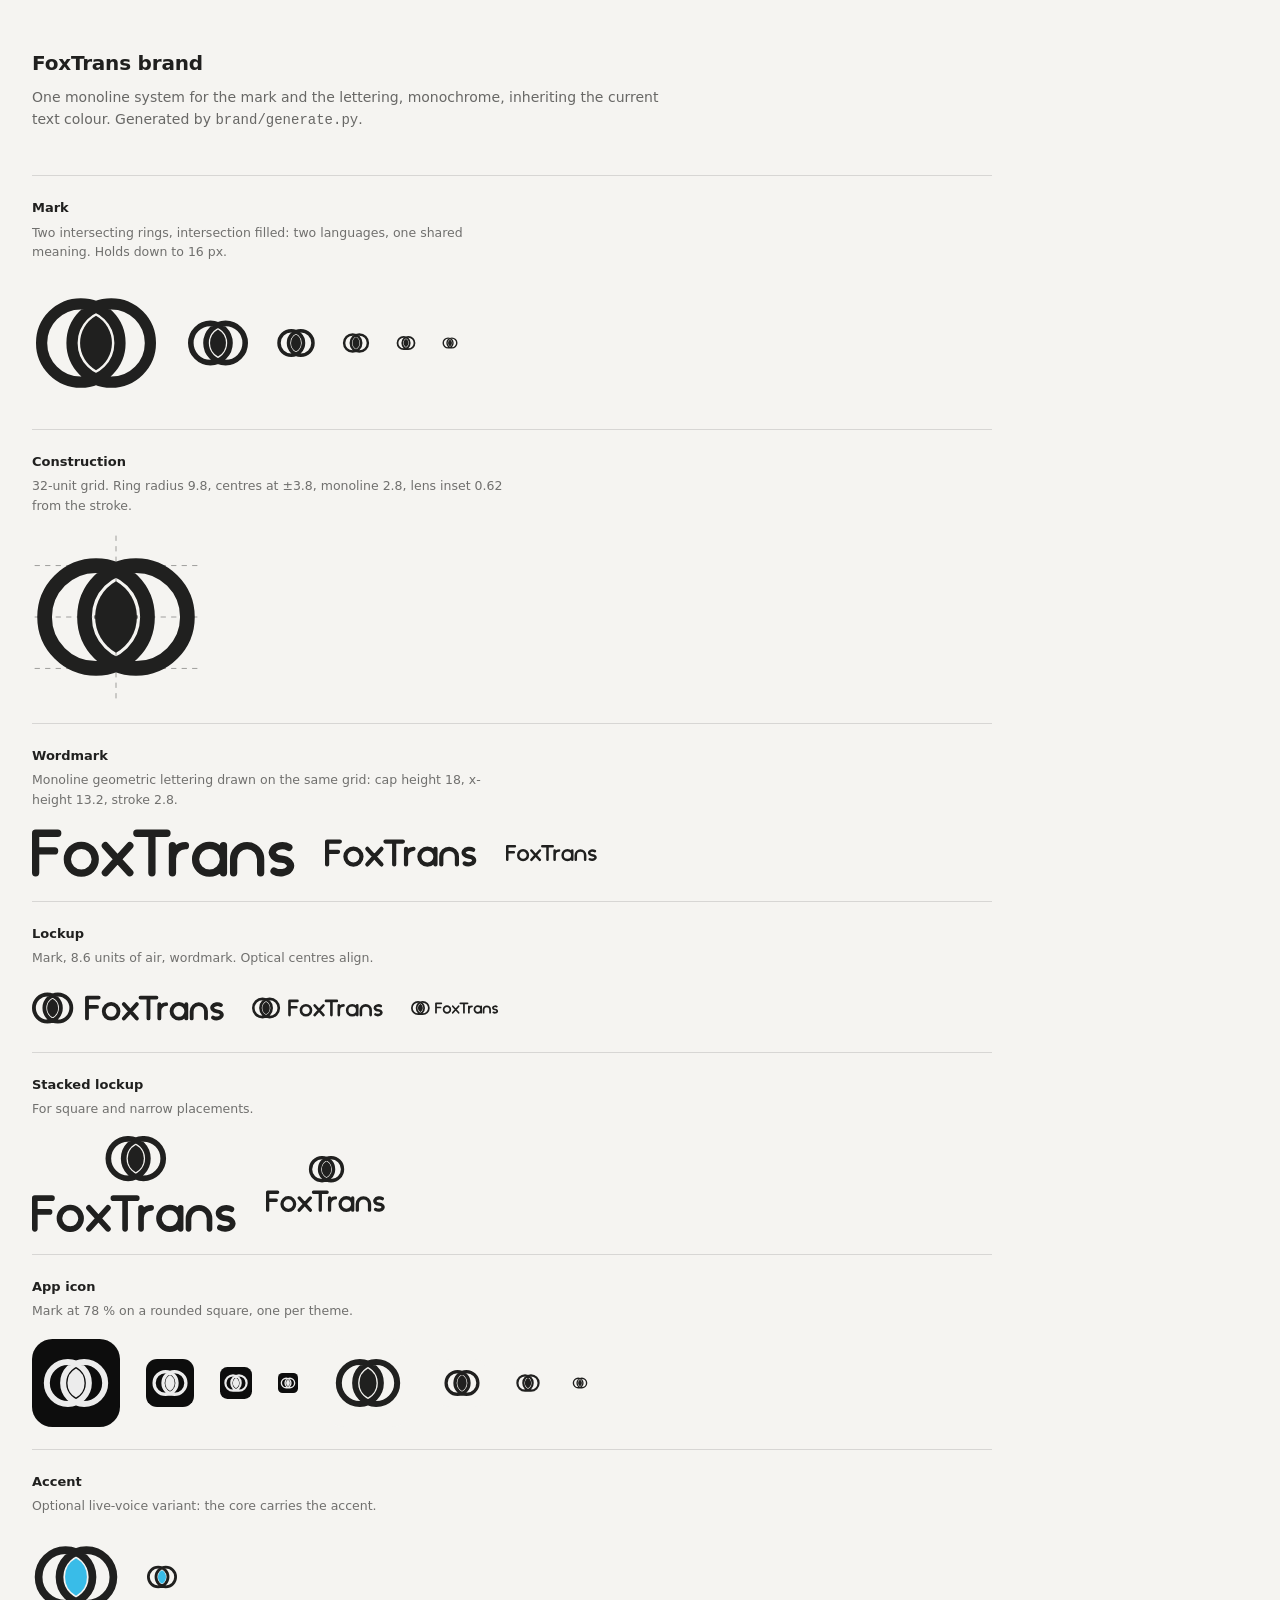
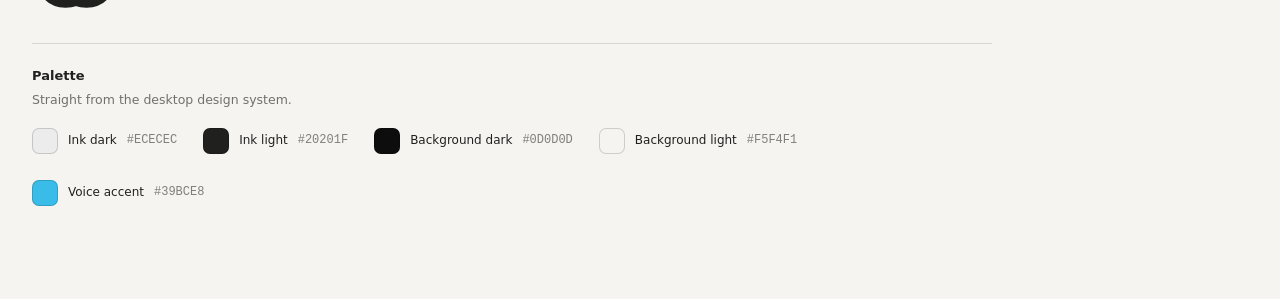
<file: FoxTransSource/brand/index.html>
<!doctype html>
<html lang="en"><meta charset="utf-8">
<meta name="viewport" content="width=device-width,initial-scale=1">
<title>FoxTrans brand</title>
<style>
  :root { color-scheme: light dark; }
  body { margin:0; padding:48px 32px 72px; background:#F5F4F1; color:#20201F;
    font:14px/1.55 "Segoe UI Variable","Segoe UI",system-ui,sans-serif; }
  header { max-width:640px; margin-bottom:44px; }
  h1 { font-size:20px; font-weight:600; margin:0 0 8px; letter-spacing:-0.01em; }
  header p { margin:0; opacity:0.66; }
  section { max-width:960px; padding:22px 0; border-top:1px solid rgba(0,0,0,0.12); }
  h2 { font-size:13px; font-weight:600; margin:0 0 4px; }
  section p { margin:0 0 18px; font-size:12.5px; opacity:0.62; max-width:60ch; }
  .row { display:flex; align-items:center; gap:26px; flex-wrap:wrap; }
  .sw { display:flex; align-items:center; gap:10px; font-size:12px; }
  .sw span { width:26px; height:26px; border-radius:7px;
    box-shadow:inset 0 0 0 1px rgba(0,0,0,0.16); }
  .sw b { font-weight:500; }
  .sw code { opacity:0.55; }
  @media (prefers-color-scheme: dark) {
    body { background:#0D0D0D; color:#ECECEC; }
    section { border-color:rgba(255,255,255,0.10); }
    .sw span { box-shadow:inset 0 0 0 1px rgba(255,255,255,0.18); }
  }
</style>
<header><h1>FoxTrans brand</h1>
<p>One monoline system for the mark and the lettering, monochrome, inheriting the
current text colour. Generated by <code>brand/generate.py</code>.</p></header>
<section><h2>Mark</h2><p>Two intersecting rings, intersection filled: two languages, one shared meaning. Holds down to 16&nbsp;px.</p><div class="row"><svg xmlns="http://www.w3.org/2000/svg" viewBox="0 0 32 32" style="height:128px;width:auto" fill="none"><path d="M2.4 16A9.8 9.8 0 1 0 22 16A9.8 9.8 0 1 0 2.4 16ZM10 16A9.8 9.8 0 1 0 29.6 16A9.8 9.8 0 1 0 10 16Z" fill="none" stroke="currentColor" stroke-width="2.8"/><path d="M16 9.211A7.78 7.78 0 0 1 16 22.789A7.78 7.78 0 0 1 16 9.211Z" fill="currentColor"/></svg><svg xmlns="http://www.w3.org/2000/svg" viewBox="0 0 32 32" style="height:64px;width:auto" fill="none"><path d="M2.4 16A9.8 9.8 0 1 0 22 16A9.8 9.8 0 1 0 2.4 16ZM10 16A9.8 9.8 0 1 0 29.6 16A9.8 9.8 0 1 0 10 16Z" fill="none" stroke="currentColor" stroke-width="2.8"/><path d="M16 9.211A7.78 7.78 0 0 1 16 22.789A7.78 7.78 0 0 1 16 9.211Z" fill="currentColor"/></svg><svg xmlns="http://www.w3.org/2000/svg" viewBox="0 0 32 32" style="height:40px;width:auto" fill="none"><path d="M2.4 16A9.8 9.8 0 1 0 22 16A9.8 9.8 0 1 0 2.4 16ZM10 16A9.8 9.8 0 1 0 29.6 16A9.8 9.8 0 1 0 10 16Z" fill="none" stroke="currentColor" stroke-width="2.8"/><path d="M16 9.211A7.78 7.78 0 0 1 16 22.789A7.78 7.78 0 0 1 16 9.211Z" fill="currentColor"/></svg><svg xmlns="http://www.w3.org/2000/svg" viewBox="0 0 32 32" style="height:28px;width:auto" fill="none"><path d="M2.4 16A9.8 9.8 0 1 0 22 16A9.8 9.8 0 1 0 2.4 16ZM10 16A9.8 9.8 0 1 0 29.6 16A9.8 9.8 0 1 0 10 16Z" fill="none" stroke="currentColor" stroke-width="2.8"/><path d="M16 9.211A7.78 7.78 0 0 1 16 22.789A7.78 7.78 0 0 1 16 9.211Z" fill="currentColor"/></svg><svg xmlns="http://www.w3.org/2000/svg" viewBox="0 0 32 32" style="height:20px;width:auto" fill="none"><path d="M2.4 16A9.8 9.8 0 1 0 22 16A9.8 9.8 0 1 0 2.4 16ZM10 16A9.8 9.8 0 1 0 29.6 16A9.8 9.8 0 1 0 10 16Z" fill="none" stroke="currentColor" stroke-width="2.8"/><path d="M16 9.211A7.78 7.78 0 0 1 16 22.789A7.78 7.78 0 0 1 16 9.211Z" fill="currentColor"/></svg><svg xmlns="http://www.w3.org/2000/svg" viewBox="0 0 32 32" style="height:16px;width:auto" fill="none"><path d="M2.4 16A9.8 9.8 0 1 0 22 16A9.8 9.8 0 1 0 2.4 16ZM10 16A9.8 9.8 0 1 0 29.6 16A9.8 9.8 0 1 0 10 16Z" fill="none" stroke="currentColor" stroke-width="2.8"/><path d="M16 9.211A7.78 7.78 0 0 1 16 22.789A7.78 7.78 0 0 1 16 9.211Z" fill="currentColor"/></svg></div></section><section><h2>Construction</h2><p>32-unit grid. Ring radius 9.8, centres at &plusmn;3.8, monoline 2.8, lens inset 0.62 from the stroke.</p><div class="row"><svg xmlns="http://www.w3.org/2000/svg" viewBox="0 0 32 32" style="height:168px;width:auto" fill="none"><line x1="0.5" y1="6.2" x2="31.5" y2="6.2" stroke="currentColor" stroke-width="0.14" stroke-dasharray="1 1" opacity="0.55"/><line x1="0.5" y1="16" x2="31.5" y2="16" stroke="currentColor" stroke-width="0.14" stroke-dasharray="1 1" opacity="0.55"/><line x1="0.5" y1="25.8" x2="31.5" y2="25.8" stroke="currentColor" stroke-width="0.14" stroke-dasharray="1 1" opacity="0.55"/><line x1="16" y1="0.5" x2="16" y2="31.5" stroke="currentColor" stroke-width="0.14" stroke-dasharray="1 1" opacity="0.55"/><circle cx="12.2" cy="16" r="0.42" fill="currentColor" opacity="0.55"/><circle cx="19.8" cy="16" r="0.42" fill="currentColor" opacity="0.55"/><path d="M2.4 16A9.8 9.8 0 1 0 22 16A9.8 9.8 0 1 0 2.4 16ZM10 16A9.8 9.8 0 1 0 29.6 16A9.8 9.8 0 1 0 10 16Z" fill="none" stroke="currentColor" stroke-width="2.8"/><path d="M16 9.211A7.78 7.78 0 0 1 16 22.789A7.78 7.78 0 0 1 16 9.211Z" fill="currentColor"/></svg></div></section><section><h2>Wordmark</h2><p>Monoline geometric lettering drawn on the same grid: cap height 18, x-height 13.2, stroke 2.8.</p><div class="row"><svg xmlns="http://www.w3.org/2000/svg" viewBox="0 6 102.84 20" style="height:52px;width:auto" fill="none"><path d="M1.4 8.4L1.4 23.6M1.4 8.4L9.9 8.4M1.4 15.2L8.7 15.2M13.6 18.4A5.36 5.36 0 1 0 24.32 18.4A5.36 5.36 0 1 0 13.6 18.4ZM28.22 13.2L37.62 23.6M37.62 13.2L28.22 23.6M40.32 8.4L51.92 8.4M46.12 8.4L46.12 23.6M54.02 13.2L54.02 23.6M54.02 18.2A5 5 0 0 1 59.02 13.2M62.92 18.4A5.36 5.36 0 1 0 73.64 18.4A5.36 5.36 0 1 0 62.92 18.4ZM73.64 13.2L73.64 23.6M77.54 23.6L77.54 18.4A5.2 5.2 0 0 1 87.94 18.4L87.94 23.6M98.783 13.868A3.8 2.6 0 1 0 95.94 18.4A3.8 2.6 0 1 1 93.097 22.932" fill="none" stroke="currentColor" stroke-width="2.8" stroke-linecap="round" stroke-linejoin="round"/></svg><svg xmlns="http://www.w3.org/2000/svg" viewBox="0 6 102.84 20" style="height:30px;width:auto" fill="none"><path d="M1.4 8.4L1.4 23.6M1.4 8.4L9.9 8.4M1.4 15.2L8.7 15.2M13.6 18.4A5.36 5.36 0 1 0 24.32 18.4A5.36 5.36 0 1 0 13.6 18.4ZM28.22 13.2L37.62 23.6M37.62 13.2L28.22 23.6M40.32 8.4L51.92 8.4M46.12 8.4L46.12 23.6M54.02 13.2L54.02 23.6M54.02 18.2A5 5 0 0 1 59.02 13.2M62.92 18.4A5.36 5.36 0 1 0 73.64 18.4A5.36 5.36 0 1 0 62.92 18.4ZM73.64 13.2L73.64 23.6M77.54 23.6L77.54 18.4A5.2 5.2 0 0 1 87.94 18.4L87.94 23.6M98.783 13.868A3.8 2.6 0 1 0 95.94 18.4A3.8 2.6 0 1 1 93.097 22.932" fill="none" stroke="currentColor" stroke-width="2.8" stroke-linecap="round" stroke-linejoin="round"/></svg><svg xmlns="http://www.w3.org/2000/svg" viewBox="0 6 102.84 20" style="height:18px;width:auto" fill="none"><path d="M1.4 8.4L1.4 23.6M1.4 8.4L9.9 8.4M1.4 15.2L8.7 15.2M13.6 18.4A5.36 5.36 0 1 0 24.32 18.4A5.36 5.36 0 1 0 13.6 18.4ZM28.22 13.2L37.62 23.6M37.62 13.2L28.22 23.6M40.32 8.4L51.92 8.4M46.12 8.4L46.12 23.6M54.02 13.2L54.02 23.6M54.02 18.2A5 5 0 0 1 59.02 13.2M62.92 18.4A5.36 5.36 0 1 0 73.64 18.4A5.36 5.36 0 1 0 62.92 18.4ZM73.64 13.2L73.64 23.6M77.54 23.6L77.54 18.4A5.2 5.2 0 0 1 87.94 18.4L87.94 23.6M98.783 13.868A3.8 2.6 0 1 0 95.94 18.4A3.8 2.6 0 1 1 93.097 22.932" fill="none" stroke="currentColor" stroke-width="2.8" stroke-linecap="round" stroke-linejoin="round"/></svg></div></section><section><h2>Lockup</h2><p>Mark, 8.6 units of air, wordmark. Optical centres align.</p><div class="row"><svg xmlns="http://www.w3.org/2000/svg" viewBox="0 0 141.44 32" style="height:44px;width:auto" fill="none"><path d="M1.4 16A9.8 9.8 0 1 0 21 16A9.8 9.8 0 1 0 1.4 16ZM9 16A9.8 9.8 0 1 0 28.6 16A9.8 9.8 0 1 0 9 16Z" fill="none" stroke="currentColor" stroke-width="2.8"/><path d="M15 9.211A7.78 7.78 0 0 1 15 22.789A7.78 7.78 0 0 1 15 9.211Z" fill="currentColor"/><path d="M40 8.4L40 23.6M40 8.4L48.5 8.4M40 15.2L47.3 15.2M52.2 18.4A5.36 5.36 0 1 0 62.92 18.4A5.36 5.36 0 1 0 52.2 18.4ZM66.82 13.2L76.22 23.6M76.22 13.2L66.82 23.6M78.92 8.4L90.52 8.4M84.72 8.4L84.72 23.6M92.62 13.2L92.62 23.6M92.62 18.2A5 5 0 0 1 97.62 13.2M101.52 18.4A5.36 5.36 0 1 0 112.24 18.4A5.36 5.36 0 1 0 101.52 18.4ZM112.24 13.2L112.24 23.6M116.14 23.6L116.14 18.4A5.2 5.2 0 0 1 126.54 18.4L126.54 23.6M137.383 13.868A3.8 2.6 0 1 0 134.54 18.4A3.8 2.6 0 1 1 131.697 22.932" fill="none" stroke="currentColor" stroke-width="2.8" stroke-linecap="round" stroke-linejoin="round"/></svg><svg xmlns="http://www.w3.org/2000/svg" viewBox="0 0 141.44 32" style="height:30px;width:auto" fill="none"><path d="M1.4 16A9.8 9.8 0 1 0 21 16A9.8 9.8 0 1 0 1.4 16ZM9 16A9.8 9.8 0 1 0 28.6 16A9.8 9.8 0 1 0 9 16Z" fill="none" stroke="currentColor" stroke-width="2.8"/><path d="M15 9.211A7.78 7.78 0 0 1 15 22.789A7.78 7.78 0 0 1 15 9.211Z" fill="currentColor"/><path d="M40 8.4L40 23.6M40 8.4L48.5 8.4M40 15.2L47.3 15.2M52.2 18.4A5.36 5.36 0 1 0 62.92 18.4A5.36 5.36 0 1 0 52.2 18.4ZM66.82 13.2L76.22 23.6M76.22 13.2L66.82 23.6M78.92 8.4L90.52 8.4M84.72 8.4L84.72 23.6M92.62 13.2L92.62 23.6M92.62 18.2A5 5 0 0 1 97.62 13.2M101.52 18.4A5.36 5.36 0 1 0 112.24 18.4A5.36 5.36 0 1 0 101.52 18.4ZM112.24 13.2L112.24 23.6M116.14 23.6L116.14 18.4A5.2 5.2 0 0 1 126.54 18.4L126.54 23.6M137.383 13.868A3.8 2.6 0 1 0 134.54 18.4A3.8 2.6 0 1 1 131.697 22.932" fill="none" stroke="currentColor" stroke-width="2.8" stroke-linecap="round" stroke-linejoin="round"/></svg><svg xmlns="http://www.w3.org/2000/svg" viewBox="0 0 141.44 32" style="height:20px;width:auto" fill="none"><path d="M1.4 16A9.8 9.8 0 1 0 21 16A9.8 9.8 0 1 0 1.4 16ZM9 16A9.8 9.8 0 1 0 28.6 16A9.8 9.8 0 1 0 9 16Z" fill="none" stroke="currentColor" stroke-width="2.8"/><path d="M15 9.211A7.78 7.78 0 0 1 15 22.789A7.78 7.78 0 0 1 15 9.211Z" fill="currentColor"/><path d="M40 8.4L40 23.6M40 8.4L48.5 8.4M40 15.2L47.3 15.2M52.2 18.4A5.36 5.36 0 1 0 62.92 18.4A5.36 5.36 0 1 0 52.2 18.4ZM66.82 13.2L76.22 23.6M76.22 13.2L66.82 23.6M78.92 8.4L90.52 8.4M84.72 8.4L84.72 23.6M92.62 13.2L92.62 23.6M92.62 18.2A5 5 0 0 1 97.62 13.2M101.52 18.4A5.36 5.36 0 1 0 112.24 18.4A5.36 5.36 0 1 0 101.52 18.4ZM112.24 13.2L112.24 23.6M116.14 23.6L116.14 18.4A5.2 5.2 0 0 1 126.54 18.4L126.54 23.6M137.383 13.868A3.8 2.6 0 1 0 134.54 18.4A3.8 2.6 0 1 1 131.697 22.932" fill="none" stroke="currentColor" stroke-width="2.8" stroke-linecap="round" stroke-linejoin="round"/></svg></div></section><section><h2>Stacked lockup</h2><p>For square and narrow placements.</p><div class="row"><svg xmlns="http://www.w3.org/2000/svg" viewBox="0 0 102.84 47.56" style="height:96px;width:auto" fill="none"><path d="M37.82 11.2A9.8 9.8 0 1 0 57.42 11.2A9.8 9.8 0 1 0 37.82 11.2ZM45.42 11.2A9.8 9.8 0 1 0 65.02 11.2A9.8 9.8 0 1 0 45.42 11.2Z" fill="none" stroke="currentColor" stroke-width="2.8"/><path d="M51.42 4.411A7.78 7.78 0 0 1 51.42 17.989A7.78 7.78 0 0 1 51.42 4.411Z" fill="currentColor"/><g transform="translate(0 22.4)"><path d="M1.4 8.4L1.4 23.6M1.4 8.4L9.9 8.4M1.4 15.2L8.7 15.2M13.6 18.4A5.36 5.36 0 1 0 24.32 18.4A5.36 5.36 0 1 0 13.6 18.4ZM28.22 13.2L37.62 23.6M37.62 13.2L28.22 23.6M40.32 8.4L51.92 8.4M46.12 8.4L46.12 23.6M54.02 13.2L54.02 23.6M54.02 18.2A5 5 0 0 1 59.02 13.2M62.92 18.4A5.36 5.36 0 1 0 73.64 18.4A5.36 5.36 0 1 0 62.92 18.4ZM73.64 13.2L73.64 23.6M77.54 23.6L77.54 18.4A5.2 5.2 0 0 1 87.94 18.4L87.94 23.6M98.783 13.868A3.8 2.6 0 1 0 95.94 18.4A3.8 2.6 0 1 1 93.097 22.932" fill="none" stroke="currentColor" stroke-width="2.8" stroke-linecap="round" stroke-linejoin="round"/></g></svg><svg xmlns="http://www.w3.org/2000/svg" viewBox="0 0 102.84 47.56" style="height:56px;width:auto" fill="none"><path d="M37.82 11.2A9.8 9.8 0 1 0 57.42 11.2A9.8 9.8 0 1 0 37.82 11.2ZM45.42 11.2A9.8 9.8 0 1 0 65.02 11.2A9.8 9.8 0 1 0 45.42 11.2Z" fill="none" stroke="currentColor" stroke-width="2.8"/><path d="M51.42 4.411A7.78 7.78 0 0 1 51.42 17.989A7.78 7.78 0 0 1 51.42 4.411Z" fill="currentColor"/><g transform="translate(0 22.4)"><path d="M1.4 8.4L1.4 23.6M1.4 8.4L9.9 8.4M1.4 15.2L8.7 15.2M13.6 18.4A5.36 5.36 0 1 0 24.32 18.4A5.36 5.36 0 1 0 13.6 18.4ZM28.22 13.2L37.62 23.6M37.62 13.2L28.22 23.6M40.32 8.4L51.92 8.4M46.12 8.4L46.12 23.6M54.02 13.2L54.02 23.6M54.02 18.2A5 5 0 0 1 59.02 13.2M62.92 18.4A5.36 5.36 0 1 0 73.64 18.4A5.36 5.36 0 1 0 62.92 18.4ZM73.64 13.2L73.64 23.6M77.54 23.6L77.54 18.4A5.2 5.2 0 0 1 87.94 18.4L87.94 23.6M98.783 13.868A3.8 2.6 0 1 0 95.94 18.4A3.8 2.6 0 1 1 93.097 22.932" fill="none" stroke="currentColor" stroke-width="2.8" stroke-linecap="round" stroke-linejoin="round"/></g></svg></div></section><section><h2>App icon</h2><p>Mark at 78&nbsp;% on a rounded square, one per theme.</p><div class="row"><svg xmlns="http://www.w3.org/2000/svg" viewBox="0 0 32 32" style="height:88px;width:auto" fill="none"><rect width="32" height="32" rx="7.4" ry="7.4" fill="#0D0D0D"/><g transform="translate(3.52 3.52) scale(0.78)"><path d="M2.4 16A9.8 9.8 0 1 0 22 16A9.8 9.8 0 1 0 2.4 16ZM10 16A9.8 9.8 0 1 0 29.6 16A9.8 9.8 0 1 0 10 16Z" fill="none" stroke="#ECECEC" stroke-width="2.8"/><path d="M16 9.211A7.78 7.78 0 0 1 16 22.789A7.78 7.78 0 0 1 16 9.211Z" fill="#ECECEC"/></g></svg><svg xmlns="http://www.w3.org/2000/svg" viewBox="0 0 32 32" style="height:48px;width:auto" fill="none"><rect width="32" height="32" rx="7.4" ry="7.4" fill="#0D0D0D"/><g transform="translate(3.52 3.52) scale(0.78)"><path d="M2.4 16A9.8 9.8 0 1 0 22 16A9.8 9.8 0 1 0 2.4 16ZM10 16A9.8 9.8 0 1 0 29.6 16A9.8 9.8 0 1 0 10 16Z" fill="none" stroke="#ECECEC" stroke-width="2.8"/><path d="M16 9.211A7.78 7.78 0 0 1 16 22.789A7.78 7.78 0 0 1 16 9.211Z" fill="#ECECEC"/></g></svg><svg xmlns="http://www.w3.org/2000/svg" viewBox="0 0 32 32" style="height:32px;width:auto" fill="none"><rect width="32" height="32" rx="7.4" ry="7.4" fill="#0D0D0D"/><g transform="translate(3.52 3.52) scale(0.78)"><path d="M2.4 16A9.8 9.8 0 1 0 22 16A9.8 9.8 0 1 0 2.4 16ZM10 16A9.8 9.8 0 1 0 29.6 16A9.8 9.8 0 1 0 10 16Z" fill="none" stroke="#ECECEC" stroke-width="2.8"/><path d="M16 9.211A7.78 7.78 0 0 1 16 22.789A7.78 7.78 0 0 1 16 9.211Z" fill="#ECECEC"/></g></svg><svg xmlns="http://www.w3.org/2000/svg" viewBox="0 0 32 32" style="height:20px;width:auto" fill="none"><rect width="32" height="32" rx="7.4" ry="7.4" fill="#0D0D0D"/><g transform="translate(3.52 3.52) scale(0.78)"><path d="M2.4 16A9.8 9.8 0 1 0 22 16A9.8 9.8 0 1 0 2.4 16ZM10 16A9.8 9.8 0 1 0 29.6 16A9.8 9.8 0 1 0 10 16Z" fill="none" stroke="#ECECEC" stroke-width="2.8"/><path d="M16 9.211A7.78 7.78 0 0 1 16 22.789A7.78 7.78 0 0 1 16 9.211Z" fill="#ECECEC"/></g></svg><svg xmlns="http://www.w3.org/2000/svg" viewBox="0 0 32 32" style="height:88px;width:auto" fill="none"><rect width="32" height="32" rx="7.4" ry="7.4" fill="#F5F4F1"/><g transform="translate(3.52 3.52) scale(0.78)"><path d="M2.4 16A9.8 9.8 0 1 0 22 16A9.8 9.8 0 1 0 2.4 16ZM10 16A9.8 9.8 0 1 0 29.6 16A9.8 9.8 0 1 0 10 16Z" fill="none" stroke="#20201F" stroke-width="2.8"/><path d="M16 9.211A7.78 7.78 0 0 1 16 22.789A7.78 7.78 0 0 1 16 9.211Z" fill="#20201F"/></g></svg><svg xmlns="http://www.w3.org/2000/svg" viewBox="0 0 32 32" style="height:48px;width:auto" fill="none"><rect width="32" height="32" rx="7.4" ry="7.4" fill="#F5F4F1"/><g transform="translate(3.52 3.52) scale(0.78)"><path d="M2.4 16A9.8 9.8 0 1 0 22 16A9.8 9.8 0 1 0 2.4 16ZM10 16A9.8 9.8 0 1 0 29.6 16A9.8 9.8 0 1 0 10 16Z" fill="none" stroke="#20201F" stroke-width="2.8"/><path d="M16 9.211A7.78 7.78 0 0 1 16 22.789A7.78 7.78 0 0 1 16 9.211Z" fill="#20201F"/></g></svg><svg xmlns="http://www.w3.org/2000/svg" viewBox="0 0 32 32" style="height:32px;width:auto" fill="none"><rect width="32" height="32" rx="7.4" ry="7.4" fill="#F5F4F1"/><g transform="translate(3.52 3.52) scale(0.78)"><path d="M2.4 16A9.8 9.8 0 1 0 22 16A9.8 9.8 0 1 0 2.4 16ZM10 16A9.8 9.8 0 1 0 29.6 16A9.8 9.8 0 1 0 10 16Z" fill="none" stroke="#20201F" stroke-width="2.8"/><path d="M16 9.211A7.78 7.78 0 0 1 16 22.789A7.78 7.78 0 0 1 16 9.211Z" fill="#20201F"/></g></svg><svg xmlns="http://www.w3.org/2000/svg" viewBox="0 0 32 32" style="height:20px;width:auto" fill="none"><rect width="32" height="32" rx="7.4" ry="7.4" fill="#F5F4F1"/><g transform="translate(3.52 3.52) scale(0.78)"><path d="M2.4 16A9.8 9.8 0 1 0 22 16A9.8 9.8 0 1 0 2.4 16ZM10 16A9.8 9.8 0 1 0 29.6 16A9.8 9.8 0 1 0 10 16Z" fill="none" stroke="#20201F" stroke-width="2.8"/><path d="M16 9.211A7.78 7.78 0 0 1 16 22.789A7.78 7.78 0 0 1 16 9.211Z" fill="#20201F"/></g></svg></div></section><section><h2>Accent</h2><p>Optional live-voice variant: the core carries the accent.</p><div class="row"><svg xmlns="http://www.w3.org/2000/svg" viewBox="0 0 32 32" style="height:88px;width:auto" fill="none"><path d="M2.4 16A9.8 9.8 0 1 0 22 16A9.8 9.8 0 1 0 2.4 16ZM10 16A9.8 9.8 0 1 0 29.6 16A9.8 9.8 0 1 0 10 16Z" fill="none" stroke="currentColor" stroke-width="2.8"/><path d="M16 9.211A7.78 7.78 0 0 1 16 22.789A7.78 7.78 0 0 1 16 9.211Z" fill="#39BCE8"/></svg><svg xmlns="http://www.w3.org/2000/svg" viewBox="0 0 32 32" style="height:32px;width:auto" fill="none"><path d="M2.4 16A9.8 9.8 0 1 0 22 16A9.8 9.8 0 1 0 2.4 16ZM10 16A9.8 9.8 0 1 0 29.6 16A9.8 9.8 0 1 0 10 16Z" fill="none" stroke="currentColor" stroke-width="2.8"/><path d="M16 9.211A7.78 7.78 0 0 1 16 22.789A7.78 7.78 0 0 1 16 9.211Z" fill="#39BCE8"/></svg></div></section><section><h2>Palette</h2><p>Straight from the desktop design system.</p><div class="row"><div class="sw"><span style="background:#ECECEC"></span><b>Ink dark</b><code>#ECECEC</code></div><div class="sw"><span style="background:#20201F"></span><b>Ink light</b><code>#20201F</code></div><div class="sw"><span style="background:#0D0D0D"></span><b>Background dark</b><code>#0D0D0D</code></div><div class="sw"><span style="background:#F5F4F1"></span><b>Background light</b><code>#F5F4F1</code></div><div class="sw"><span style="background:#39BCE8"></span><b>Voice accent</b><code>#39BCE8</code></div></div></section>
</html>
</file>
